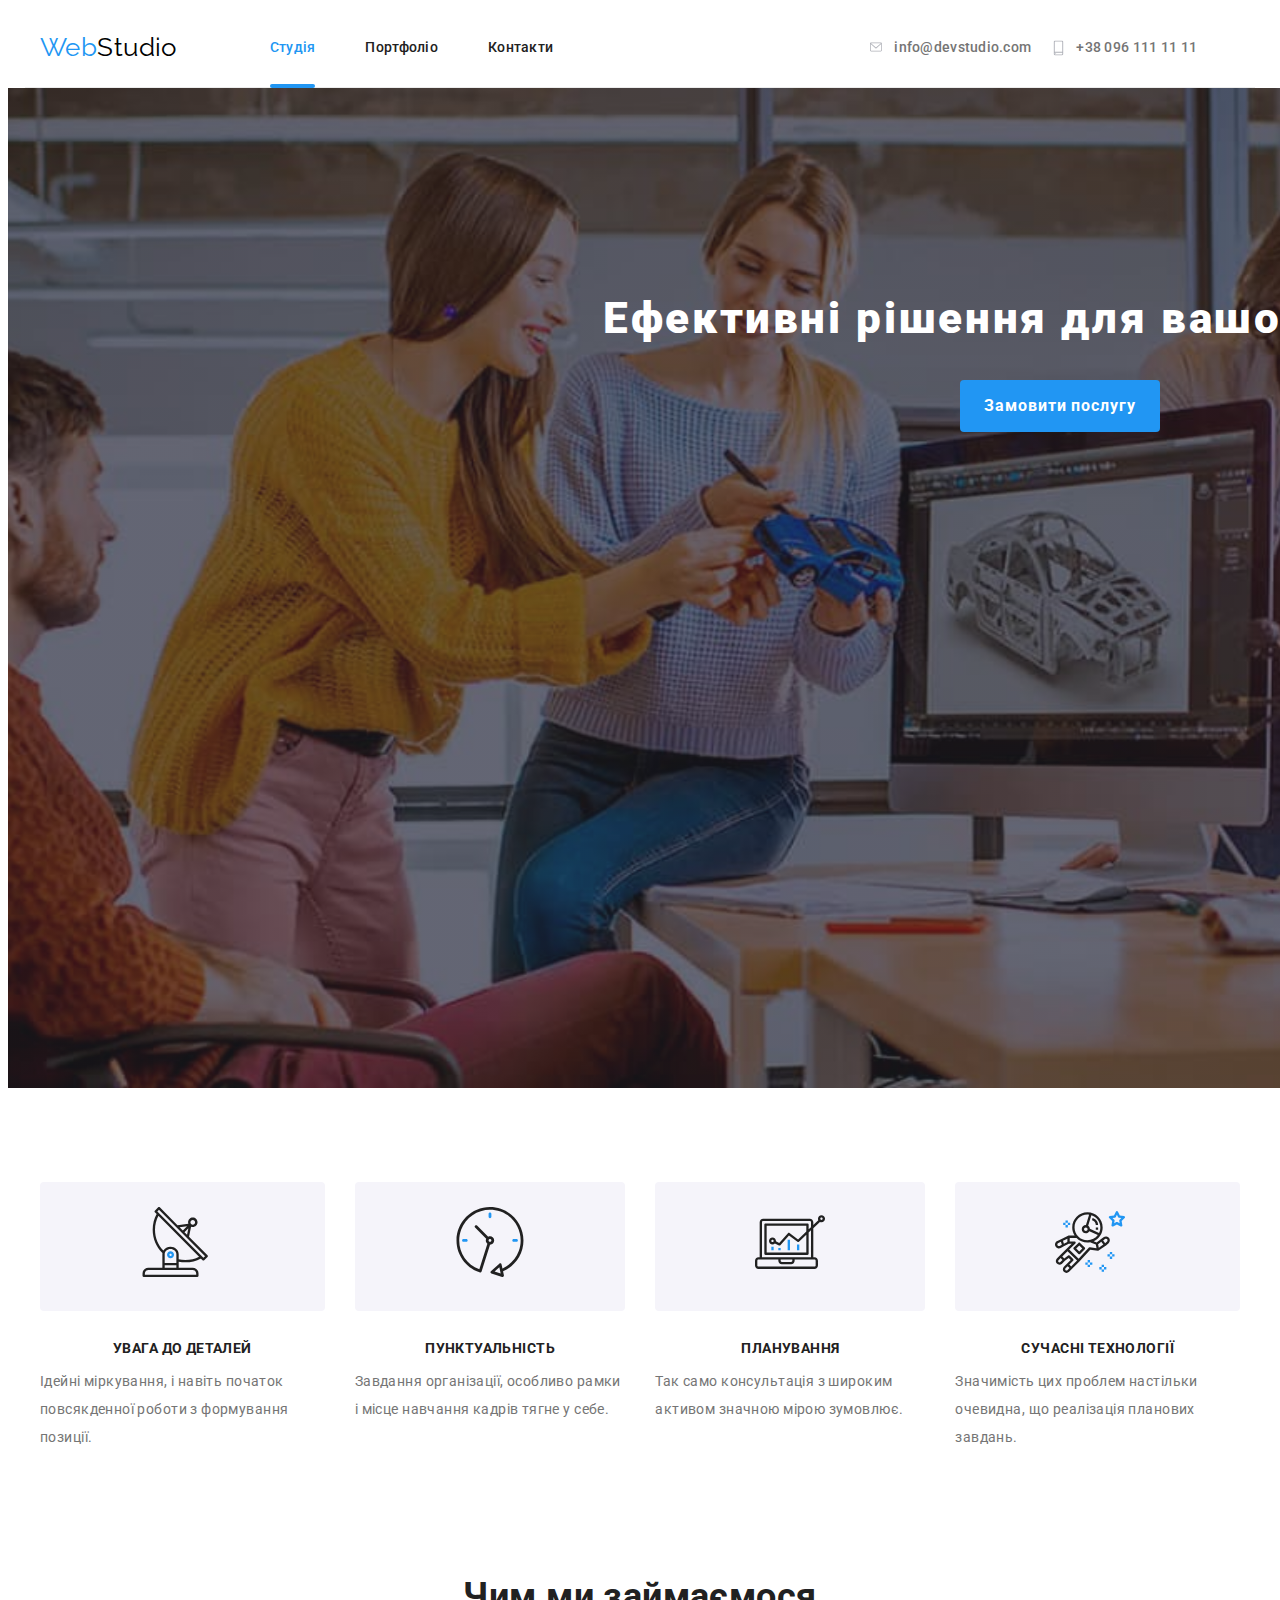
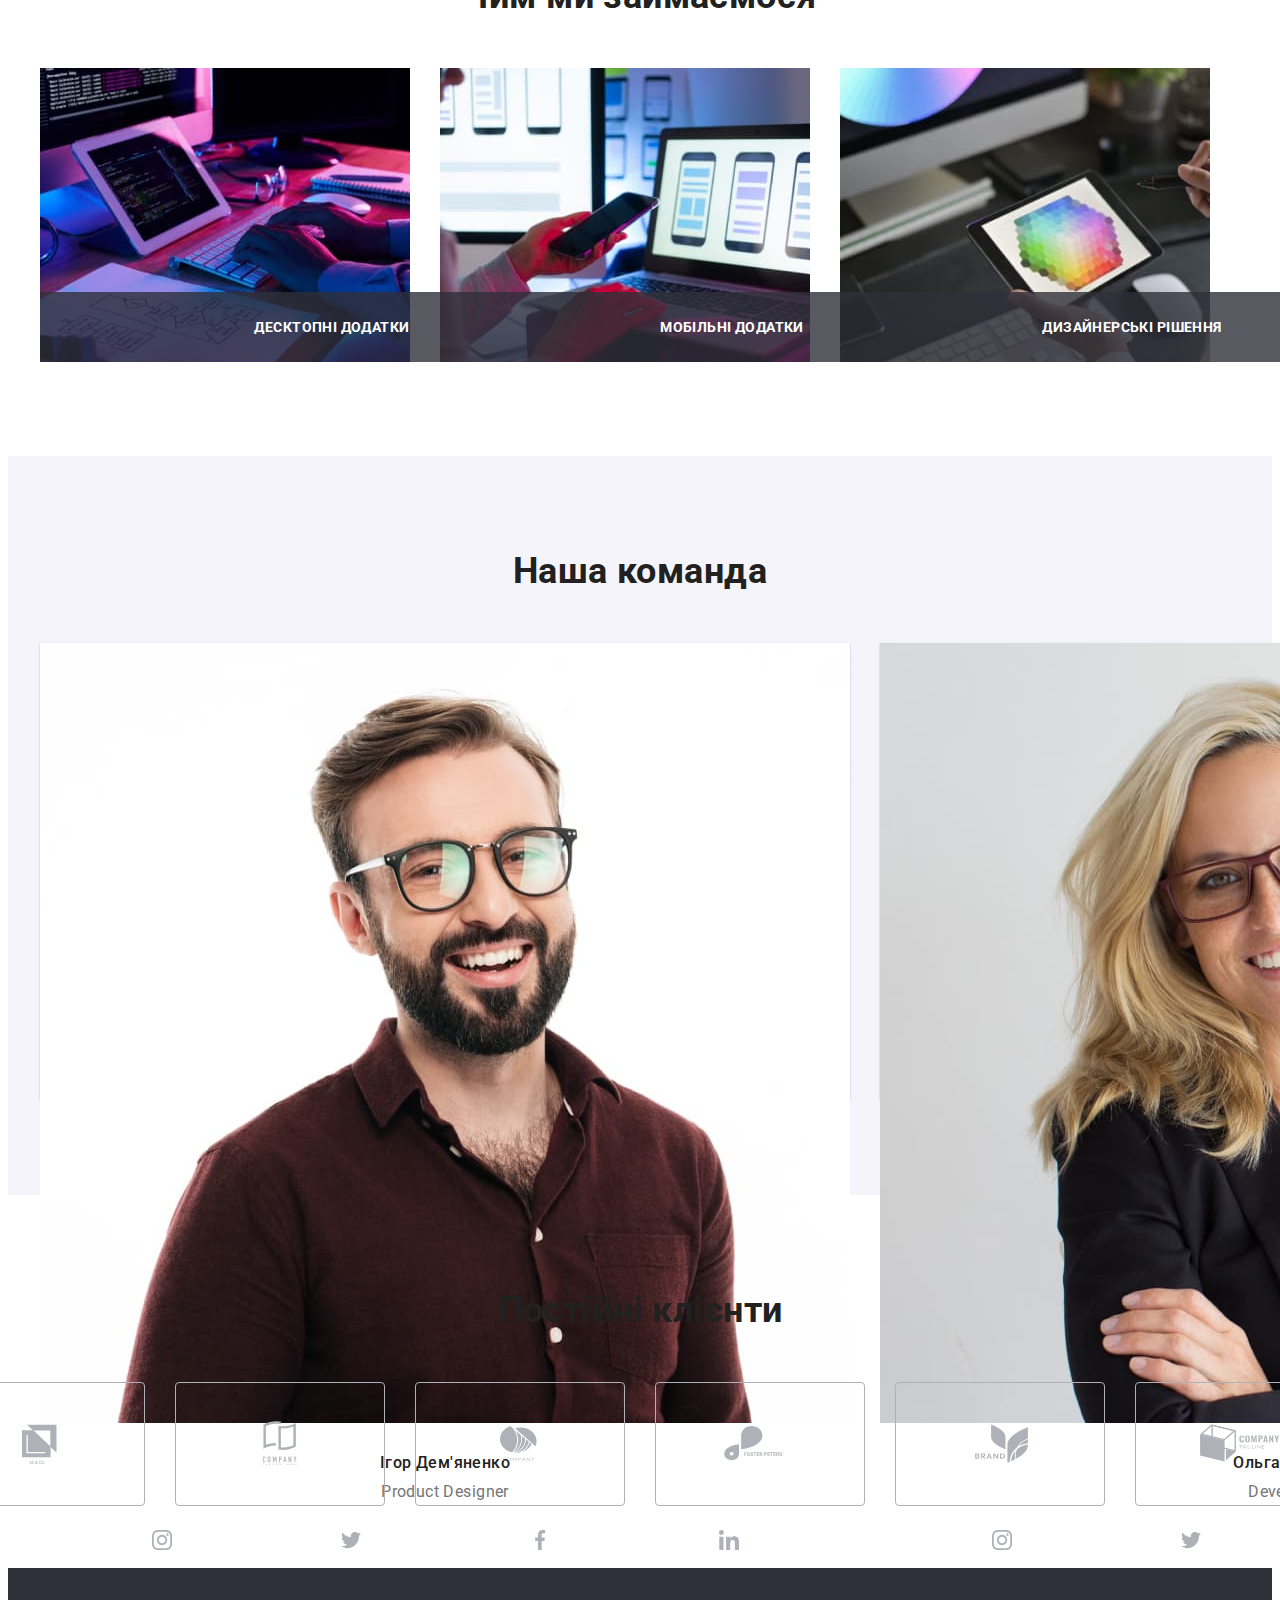
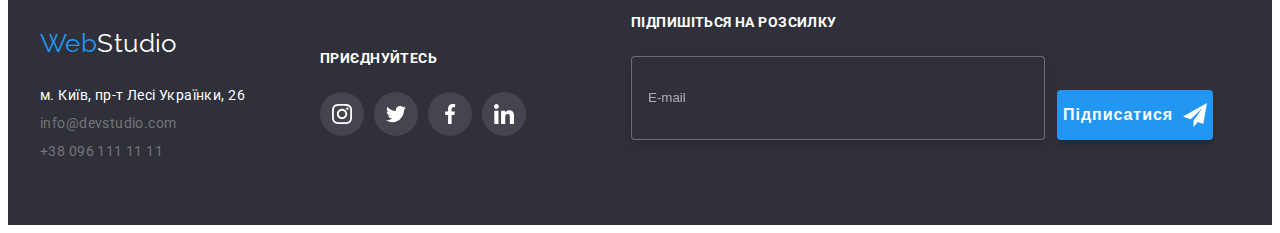
<file: index.html>
<!DOCTYPE html>
<html lang="en">
<head>
    <meta charset="UTF-8">
    <meta http-equiv="X-UA-Compatible" content="IE=edge">
    <meta name="viewport" content="width=device-width, initial-scale=1.0">
     <title>Студія</title>
     <link rel="preconnect" href="https://fonts.googleapis.com">
     <link rel="preconnect" href="https://fonts.gstatic.com" crossorigin>
     <link href="https://fonts.googleapis.com/css2?family=Raleway:wght@700&family=Roboto:wght@400;500;700;900&display=swap" 
     rel="stylesheet">
     <link rel="stylesheet" href="https://cdnjs.cloudflare.com/ajax/libs/modern-normalize/1.1.0/modern-normalize.min.css" integrity="sha512-wpPYUAdjBVSE4KJnH1VR1HeZfpl1ub8YT/NKx4PuQ5NmX2tKuGu6U/JRp5y+Y8XG2tV+wKQpNHVUX03MfMFn9Q==" crossorigin="anonymous" referrerpolicy="no-referrer" />
     <link rel="stylesheet" href="./css/main.min.css">

</head>
<body>
    <header >
      
        <div class="container main-nav">
            <nav class="navigation">
            <a href="" class="logo"> Web<span class="logo-three">Studio</span></a>
            <button type="button" class="mobile-button__open js-open-menu"  aria-expanded="false" aria-controls="mobile-menu">
                <svg
                    class="mobile-icon__open"
                    width="40px"
                    height="40px"
                    viewBox="0 0 100 100" 
                    >
  <use xlink:href="./images/sprite.svg#mobile-menu"></use>
  </svg>

            </button>
            <div class="mobile-menu js-menu-container" id="mobile-menu">
                <ul class="site-nav list">
            <li class="site-nav__item">
                <a href="" class="site-nav__link site-nav__link--current">Студія</a>
            </li>
            <li class="site-nav__item">
                <a href="./portfolio.html" class="site-nav__link">Портфоліо</a>
            </li>
            <li class="site-nav__item">
                <a href="" class="site-nav__link">Контакти</a>
            </li>
         </ul>
       
    <ul class="site-contacte list ">
     <li class="site-contacte__item">
        <a href="mailto:info@devstudio.com" class="site-contacte__link">
            <svg class="site-contacte__icon"
            width="16px"
            height="12px"
            viewBox="0 0 100 100" 
            >
              <use xlink:href="./images/sprite.svg#icon-mail"></use>
              </svg>info@devstudio.com</a>
     </li>
     <li class="site-contacte__item">
        <a href="tel:+380961111111" class="site-contacte__link">
            <svg 
            class="site-contacte__icon"
            width="15px"
            height="16px"
            viewBox="0 0 100 100" 
            >
              <use xlink:href="./images/sprite.svg#icon-smartphone"></use>
              </svg>+38 096 111 11 11 </a>
     </li>
     </ul>
     <ul class="mobile-social">
        <li class="mobile-social__name">Instagram</li>
        <li class="mobile-social__name">Twitter</li>
        <li class="mobile-social__name">Facebook</li>
        <li class="mobile-social__name">LinkedIn</li>
     </ul>
     <button type="button" class="mobile-button__close js-close-menu">
        <svg
                    class="mobile-icon__close"
                    width="40px"
                    height="40px"
                    viewBox="0 0 100 100" 
                    >
  <use xlink:href="./images/sprite.svg#icon-close"></use>
  </svg>
      
     </button>
    </div>
         
     </nav>
   </div>
   
       
       

 <!-- Меню -->
    
     
   </header>
   <main> 
        
    <section class="services">
        <h1 class="services__title">Ефективні рішення для вашого бізнесу</h1>
        <button data-modal-open type="button" class="services__button" >Замовити послугу</button>
    </section>
    <section class="section"> <!-- Качество обслуживания  -->
        <h2 hidden>Якість обслуговування </h2> 
        <!-- потом уберем h2 с помощью CSS.Как я понял , то в каждой секции должен быть заголовок  -->
        <div class="container">
            <ul class="quality list">
            <li class="quality__item ">
                <div class="quality__box">
                    <svg  
                    class="quality__icon"
                    width="70px"
                    height="70px"
                    viewBox="0 0 100 100" 
                    >
                 <use xlink:href="./images/sprite.svg#icon-Group"></use>
                  </svg>
                </div>
                <h3 class="quality__title">УВАГА ДО ДЕТАЛЕЙ</h3>
                <p class="quality__text">Ідейні міркування, і навіть початок повсякденної роботи з формування позиції.</p>
            </li>
            <li class="quality__item ">
                <div class="quality__box">
                    <svg  
                    class="quality__icon"
                    width="70px"
                    height="70px"
                    viewBox="0 0 100 100" 
                    >
                 <use xlink:href="./images/sprite.svg#icon-clock"></use>
                  </svg>
                </div>
                <h3 class="quality__title">ПУНКТУАЛЬНІСТЬ</h3>
                <p class="quality__text">Завдання організації, особливо рамки і місце навчання кадрів тягне у себе.</p>
            </li>
            <li class="quality__item ">
                <div class="quality__box">
                    <svg  
                    class="quality__icon"
                    width="70px"
                    height="70px"
                    viewBox="0 0 100 100" 
                    >
                 <use xlink:href="./images/sprite.svg#icon-diagram"></use>
                  </svg>
                </div>
                <h3 class="quality__title">ПЛАНУВАННЯ</h3>
                <p class="quality__text">Так само консультація з широким активом значною мірою зумовлює.</p>
            </li>
            <li class="quality__item ">
                <div class="quality__box">
                    <svg  
                    class="quality__icon"
                    width="70px"
                    height="70px"
                    viewBox="0 0 100 100" 
                    >
                 <use xlink:href="./images/sprite.svg#icon-astronaut"></use>
                  </svg>
                </div>
                <h3 class="quality__title">СУЧАСНІ ТЕХНОЛОГІЇ</h3>
                <p class="quality__text">Значимість цих проблем настільки очевидна, що реалізація планових завдань.</p>
            </li>
        </ul>
    </div>
        
    </section>
    <section class="section section-working"> 
        <!-- Про работу компании  -->
        
        <h2 class="section__title">Чим ми займаємося</h2>
        <div class="container ">
            <ul class="working list">
            <li class="working__item">
                <img
                srcset="./images/desktop.jpg 370w,
                       ./images/desktop@2x.jpg 740w"
                       
                 src="./images/desktop.jpg" alt="working on computer" sizes="370px" >
                <div class="working__name">ДЕСКТОПНІ ДОДАТКИ</div>
            </li>
            <li class="working__item">
                <img 
                srcset="./images/mobile.jpg 370w,
                       ./images/mobile@2x.jpg 740w " 
                src="./images/mobile.jpg" alt="working by telephone" sizes="370px">
                <div class="working__name">МОБІЛЬНІ ДОДАТКИ</div>
            </li>
            <li class="working__item">
                <img 
                srcset="./images/design.jpg 370w,
                       ./images/design@2x.jpg 740w"
                src="./images/design.jpg" alt="working on tablets " sizes="370px">
                <div class="working__name">ДИЗАЙНЕРСЬКІ РІШЕННЯ</div>
            </li>
        </ul>
    </div>
        
    </section>
    <section class="section section__bg"> <!-- Наша команда -->
       <div class=" container  ">
        <h2 class="section__title">Наша команда</h2>
        <ul class="team list">
            <li class="team__item">
                
                    <img 
                    srcset="
                    ./images/team/igor-270.jpg     270w,
                    ./images/team/igor-354.jpg     345w,
                    ./images/team/igor-450.jpg     450w,
                    ./images/team/igor-270@2x.jpg  540w, 
                    ./images/team/igor-354@2x.jpg  708w,
                    ./images/team/igor-450@2x.jpg  900w" 
                    
                    src="./images/team/igor-450.jpg" 
                    alt="man"
                    sizes="(min-width:1200px) 270px ,(min-width:768px) 354px, (min-width:480px) 450px"
                     />
                     <h3 class="team__title">Ігор Дем'яненко </h3>
                      <p class="team__position">Product Designer</p>
                      <ul class="social">
                        <li class="social__item">
                            <a href="" class="social__link">
                            <svg 
                            class="social__icon"
                        
                            viewBox="0 0 100 100" 
                            width="20px"
                            
                            >
                             <use xlink:href="./images/sprite.svg#icon-instagram"></use>
                              </svg>
                            </a>
                        </li>
                         <li class="social__item">
                            <a href="" class="social__link">
                                <svg 
                                class="social__icon"
                                viewBox="0 0 100 100" 
                                width="20"
                                >
                             <use xlink:href="./images/sprite.svg#icon-twitter">

                             </use>
                              </svg>
                            </a>
                        </li>
                         <li class="social__item">
                            <a href="" class="social__link">
                                <svg 
                                class="social__icon"
                                viewBox="0 0 100 100" 
                                width="20"
                                >
                             <use xlink:href="./images/sprite.svg#icon-facebook">

                             </use>
                              </svg>
                            </a>
                        </li>
                         <li class="social__item">
                            <a href="" class="social__link">
                                <svg
                                class="social__icon" 
                                viewBox="0 0 100 100"
                                width="20" 
                                >
                             <use xlink:href="./images/sprite.svg#icon-linkedin">

                             </use>
                              </svg>
                            </a>
                        </li>
                      </ul> 
                
            </li>
            <li class="team__item">
                
                    <img 
                    srcset="
                    ./images/team/olga270.jpg     270w,
                    ./images/team/olga354.jpg     345w,
                    ./images/team/olga450.jpg    450w,
                    ./images/team/olga270@2x.jpg  540w, 
                    ./images/team/olga354@2x.jpg  708w,
                    ./images/team/olga450@2x.jpg  900w " 
                    
                     
                    
                    sizes="(min-width:1200px) 270px ,(min-width:768px) 354px, (min-width:480px) 450px"
                    
                    src="./images/team/olga450.jpg" 
                    alt="woman"/>
                     <h3 class="team__title">Ольга Рєпіна</h3> 
                        <p class="team__position">Developer</p>
                        <ul class="social">
                        <li class="social__item">
                            <a href="" class="social__link">
                            <svg 
                            class="social__icon"
                            viewBox="0 0 100 100" 
                            width="20"
                            >
                             <use xlink:href="./images/sprite.svg#icon-instagram"></use>
                              </svg>
                            </a>
                        </li>
                         <li class="social__item">
                            <a href="" class="social__link">
                                <svg 
                                class="social__icon"
                                viewBox="0 0 100 100" 
                                width="20"
                                >
                             <use xlink:href="./images/sprite.svg#icon-twitter">

                             </use>
                              </svg>
                            </a>
                        </li>
                         <li class="social__item">
                            <a href="" class="social__link">
                                <svg 
                                class="social__icon"
                                viewBox="0 0 100 100" 
                                width="20"
                                >
                             <use xlink:href="./images/sprite.svg#icon-facebook">

                             </use>
                              </svg>
                            </a>
                        </li>
                         <li class="social__item">
                            <a href="" class="social__link">
                                <svg
                                class="social__icon" 
                                viewBox="0 0 100 100"
                                width="20" 
                                >
                             <use xlink:href="./images/sprite.svg#icon-linkedin">

                             </use>
                              </svg>
                            </a>
                        </li>
                      </ul>  
                
    
            </li>
            <li class="team__item">
               
                   <img 
                   srcset="
                    ./images/team/mukola270.jpg     270w,
                    ./images/team/mukola354.jpg     345w,
                    ./images/team/mukola450.jpg    450w,
                    ./images/team/mukola270@2x.jpg  540w, 
                    ./images/team/mukola354@2x.jpg  708w,
                    ./images/team/mukola450@2x.jpg  900w" 
                    
                     
                    
                sizes="(min-width:1200px) 270px ,(min-width:768px) 354px, (min-width:480px) 450px"
                   
                   src="./images/team/mukola450.jpg" 
                   alt="man" />
                       <h3 class="team__title">Микола Тарасов</h3>
                        <p class="team__position">Marketing</p>
                        <ul class="social">
                        <li class="social__item">
                            <a href="" class="social__link">
                            <svg
                            class="social__icon" 
                            viewBox="0 0 100 100" 
                            width="20"
                            >
                             <use xlink:href="./images/sprite.svg#icon-instagram"></use>
                              </svg>
                            </a>
                        </li>
                         <li class="social__item">
                            <a href="" class="social__link">
                                <svg 
                                class="social__icon"
                                viewBox="0 0 100 100" 
                                width="20"
                                >
                             <use xlink:href="./images/sprite.svg#icon-twitter">

                             </use>
                              </svg>
                            </a>
                        </li>
                         <li class="social__item">
                            <a href="" class="social__link">
                                <svg 
                                class="social__icon"
                                viewBox="0 0 100 100" 
                                width="20"
                                >
                             <use xlink:href="./images/sprite.svg#icon-facebook">

                             </use>
                              </svg>
                            </a>
                        </li>
                         <li class="social__item">
                            <a href="" class="social__link">
                                <svg
                                class="social__icon" 
                                viewBox="0 0 100 100"
                                width="20" 
                                >
                             <use xlink:href="./images/sprite.svg#icon-linkedin">

                             </use>
                              </svg>
                            </a>
                        </li>
                      </ul> 
               
            </li>
            <li class="team__item">
                
                    <img 
                    srcset="
                    ./images/team/muhaylo270.jpg     270w,
                    ./images/team/muhaylo354.jpg     345w,
                    ./images/team/muhaylo450.jpg    450w,
                    ./images/team/muhaylo270@2x.jpg  540w, 
                    ./images/team/muhaylo354@2x.jpg  708w,
                    ./images/team/muhaylo450@2x.jpg  900w
                    " 
                    
                  
                    sizes="(min-width:1200px) 270px,(min-width:768px) 354px, (min-width:480px) 450px"
                    
                    src="./images/team/muhaylo450.jpg" alt="man"
                    />
                      <h3 class="team__title">Михайло Єрмаков</h3>
                        <p class="team__position">UI Designer</p>
                        <ul class="social">
                        <li class="social__item">
                            <a href="" class="social__link">
                            <svg
                            class="social__icon" 
                            viewBox="0 0 100 100" 
                            width="20"
                            >
                             <use xlink:href="./images/sprite.svg#icon-instagram"></use>
                              </svg>
                            </a>
                        </li>
                         <li class="social__item">
                            <a href="" class="social__link">
                                <svg
                                class="social__icon" 
                                viewBox="0 0 100 100" 
                                width="20"
                                >
                             <use xlink:href="./images/sprite.svg#icon-twitter">

                             </use>
                              </svg>
                            </a>
                        </li>
                         <li class="social__item">
                            <a href="" class="social__link">
                                <svg 
                                class="social__icon"
                                viewBox="0 0 100 100" 
                                width="20"
                                >
                             <use xlink:href="./images/sprite.svg#icon-facebook">

                             </use>
                              </svg>
                            </a>
                        </li>
                         <li class="social__item">
                            <a href="" class="social__link">
                                <svg
                                class="social__icon" 
                                viewBox="0 0 100 100"
                                width="20" 
                                >
                             <use xlink:href="./images/sprite.svg#icon-linkedin">

                             </use>
                              </svg>
                            </a>
                        </li>
                      </ul> 
                
            </li>
        </ul>
    </div>
        
    
    </section>
     <!-- Клиенты  -->
    <section class="section">
        <div class="container ">
            <h2 class="section__title">
        Постійні клієнти </h2>
        <ul class="client">
            <li class="client__item">
                <a href="" class="client__link"><svg
                    class="client__icon" 
                    width="200px"
                    height="90px"
                    viewBox="0 0 100 100" 
                    >
  <use xlink:href="./images/sprite.svg#icon-company1"></use>
</svg></a>
            </li>
            <li class="client__item">
                <a href="" class="client__link"><svg
                    class="client__icon"
                    width="200px"
                    height="90px"
                     viewBox="0 0 100 100" 
                     >
  <use xlink:href="./images/sprite.svg#icon-company2"></use>
</svg></a>
            </li>
            <li class="client__item">
                <a href="" class="client__link"><svg
                    class="client__icon" 
                    width="200px"
                    height="90px"
                    viewBox="0 0 100 100" 
                    >
  <use xlink:href="./images/sprite.svg#icon-company3"></use>
</svg></a>
            </li>
            <li class="client__item">
                <a href="" class="client__link"><svg
                    class="client__icon"
                    width="200px"
                    height="90px" 
                    viewBox="0 0 100 100" 
                    >
  <use xlink:href="./images/sprite.svg#icon-company4"></use>
</svg></a>
            </li>
            <li class="client__item">
                <a href="" class="client__link"><svg
                    class="client__icon" 
                    width="200px"
                    height="90px" 
                    viewBox="0 0 100 100"
                     >
  <use xlink:href="./images/sprite.svg#icon-company5"></use>
</svg></a>
            </li>
            <li class="client__item">
                <a href="" class="client__link"><svg
                    class="client__icon"
                    width="200px"
                    height="90px" 
                    viewBox="0 0 100 100" 
                    >
  <use xlink:href="./images/sprite.svg#icon-company6"></use>
</svg>
</a>
            </li>
        </ul>
    </div>
      



    </section>

   </main>
   <footer class="  footer">
     <!-- Футер -->
     <div class=" container box">
        <div class="box-1">
        
        <a href="" class="logo">Web<span class="logo-two">Studio</span> </a>
    <address>
        м. Київ, пр-т Лесі Українки, 26 <br>
        <a href="mailto:info@devstudio.com" class="footer__link">info@devstudio.com</a><br>
        <a href="tel=:+380961111111" class="footer__link">+38 096 111 11 11</a>
    
    </address>
    </div>
 <div class="box-2">
    <strong>
    ПРИЄДНУЙТЕСЬ
    </strong>
    <ul class="footer-social">
        <li class="footer-social__item">
            <a href="" class="footer-social__link">
                            <svg
                            class="footer-social__icon" 
                            viewBox="0 0 100 100" 
                            width="20"
                            >
                             <use xlink:href="./images/sprite.svg#icon-instagram"></use>
                              </svg>
                            </a>
         </li>
        <li class="footer-social__item">
            <a href="" class="footer-social__link">
                                <svg
                                class="footer-social__icon" 
                                viewBox="0 0 100 100" 
                                width="20"
                                >
                             <use xlink:href="./images/sprite.svg#icon-twitter">

                             </use>
                              </svg>
                            </a>
            </li>
        <li class="footer-social__item">
            <a href="" class="footer-social__link">
                                <svg 
                                class="footer-social__icon"
                                viewBox="0 0 100 100" 
                                width="20"
                                >
                             <use xlink:href="./images/sprite.svg#icon-facebook">

                             </use>
                              </svg>
                            </a>
            </li>
        <li class="footer-social__item"> 
            <a href="" class="footer-social__link">
                                <svg
                                class="footer-social__icon" 
                                viewBox="0 0 100 100"
                                width="20" 
                                >
                             <use xlink:href="./images/sprite.svg#icon-linkedin">

                             </use>
                              </svg>
                            </a>
            </li>
    </ul>
   </div>
   <div class="box-3">
    <label class="sign">
        <strong class="sign__title" >ПІДПИШІТЬСЯ НА РОЗСИЛКУ</strong>
    <input class="sign__up" type="email" name="mail" placeholder="E-mail">
    </label>
     
    
    <button class="sign__btn" type="submit">Підписатися 
        <svg
                    class="sign__icon"
                    width="24px"
                    height="24px"
                    viewBox="0 0 100 100" 
                    >
  <use xlink:href="./images/sprite.svg#icon-send"></use>
  </svg>
</button>
   </div>
</div>
     

    

   </footer>
  
   <div data-modal class="backdrop is-hidden" >
    <div class="modal">
        <button class="modal__btn" data-modal-close type="button"><svg
                    class="modal__icon"
                    width="18px"
                    height="18px"
                    viewBox="0 0 100 100" 
                    >
  <use xlink:href="./images/sprite.svg#icon-close"></use>
  </svg>
</button>

<h2 class="modal__title">Залиште свої дані, ми вам передзвонимо</h2>
 <form class="form">
    <label  class="form__field">
        Ім'я
        
        <input class="form__input"  type="text" name="name" >
        <svg
                    class="form__icon"
                    width="18px"
                    height="18px"
                    viewBox="0 0 100 100" 
                    >
  <use xlink:href="./images/sprite.svg#icon-person"></use>
  </svg>
    </label>
    <label class="form__field" >
        Телефон
      
        <input class="form__input"  type="tel" name="tel">
          <svg
                    class="form__icon"
                    width="18px"
                    height="18px"
                    viewBox="0 0 100 100" 
                    >
  <use xlink:href="./images/sprite.svg#icon-phone"></use>
  </svg>
    </label>
    <label class="form__field">
        Пошта
        
        <input class="form__input"  type="email" name="mail" >
        <svg
                    class="form__icon"
                    width="18px"
                    height="18px"
                    viewBox="0 0 100 100" 
                    >
  <use xlink:href="./images/sprite.svg#icon-email"></use>
  </svg>
    </label>
    <label class="form__field">
        Коментар
        <textarea  class="form__area" name="coment"  rows="8"  placeholder="Введіть текст"></textarea>
    </label>
   




 </form>
 
 
    <!-- <label class="chekbox-lable">
   
    <input class="checkbox" type="checkbox" name="checkbox" >
     <div class="vector" >
        <svg
                    class="check"
                    width="12px"
                    viewBox="0 0 100 100" 
                    >
  <use xlink:href="./images/icon-vector"></use>
  </svg>
    </div>
    Погоджуюся з розсилкою та приймаю <a href="" class="check-text"> Умови договору </a> 
     </label> -->

   <label class="chekbox"> 

        <input  class="chekbox__input" type="checkbox" name="check">
        <span class="chekbox__vector">
    <svg
                    class="chekbox__icon"
                    width="12px"
                    height="10px"
                    viewBox="0 0 100 100" 
                    >
  <use xlink:href="./images/sprite.svg#icon-vector"></use>
  </svg>
    </span>
        Погоджуюся з розсилкою та приймаю<a href="" class="chekbox__text"> Умови договору </a> 
        </label> 

   
    
 
  
  <button  class="form__btn" type="submit">Відправити</button>


    </div>

 </div>
 <script src="./js/modal.js"></script>
 <script src="./js/mobile-menu.js"></script>
</body>
</html>
</file>
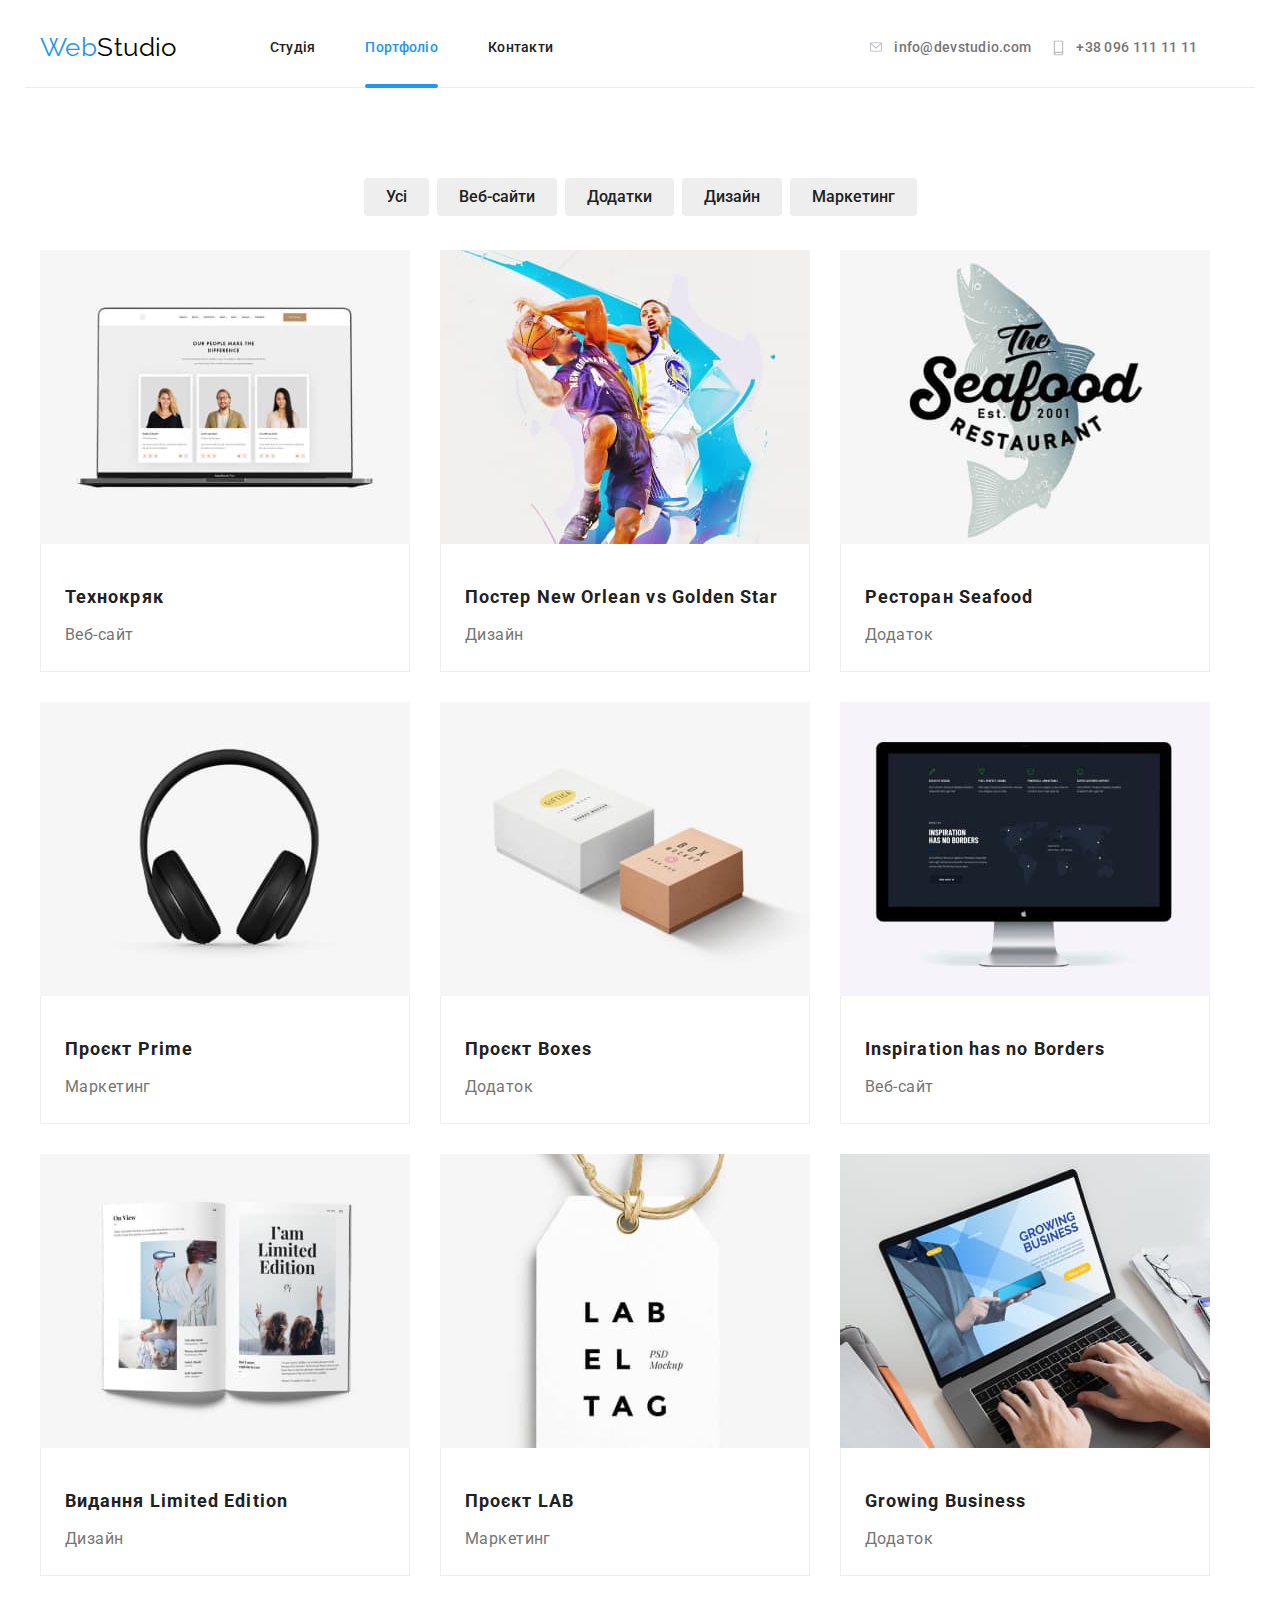
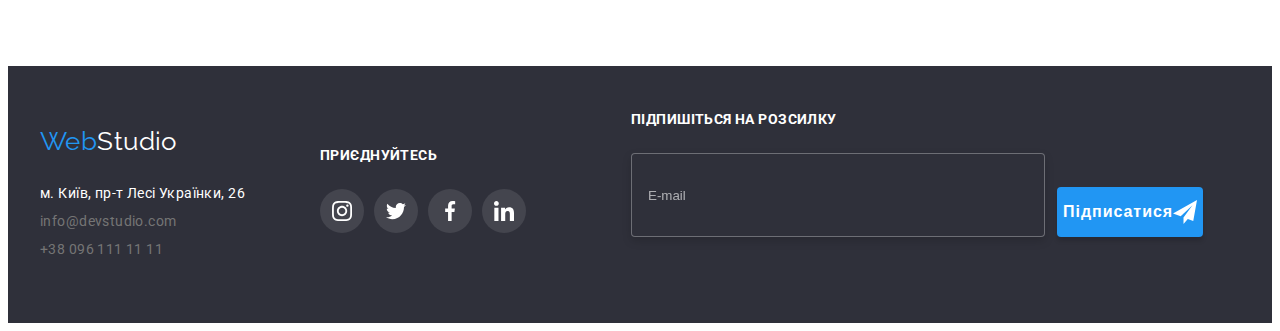
<file: portfolio.html>
<!DOCTYPE html>
<html lang="en">
<head>
    <meta charset="UTF-8">
    <meta http-equiv="X-UA-Compatible" content="IE=edge">
    <meta name="viewport" content="width=device-width, initial-scale=1.0">
    <title>Портфоліо</title>
     <link rel="preconnect" href="https://fonts.googleapis.com">
     <link rel="preconnect" href="https://fonts.gstatic.com" crossorigin>
     <link href="https://fonts.googleapis.com/css2?family=Raleway:wght@700&family=Roboto:wght@400;500;700;900&display=swap" 
     rel="stylesheet">
     <link rel="stylesheet" href="https://cdnjs.cloudflare.com/ajax/libs/modern-normalize/1.1.0/modern-normalize.min.css" integrity="sha512-wpPYUAdjBVSE4KJnH1VR1HeZfpl1ub8YT/NKx4PuQ5NmX2tKuGu6U/JRp5y+Y8XG2tV+wKQpNHVUX03MfMFn9Q==" crossorigin="anonymous" referrerpolicy="no-referrer" />
      <link rel="stylesheet" href="./css/main.min.css">
</head>
<body>
         <header >
      
        <div class="container main-nav">
            <nav class="navigation">
            <a href="" class="logo"> Web<span class="logo-three">Studio</span></a>
            <button type="button" class="mobile-button__open js-open-menu"  aria-expanded="false" aria-controls="mobile-menu">
                <svg
                    class="mobile-icon__open"
                    width="40px"
                    height="40px"
                    viewBox="0 0 100 100" 
                    >
  <use xlink:href="./images/sprite.svg#mobile-menu"></use>
  </svg>

            </button>
            <div class="mobile-menu js-menu-container" id="mobile-menu">
                <ul class="site-nav list">
            <li class="site-nav__item">
                <a href="./index.html" class="site-nav__link ">Студія</a>
            </li>
            <li class="site-nav__item">
                <a href="./portfolio.html" class="site-nav__link site-nav__link--current">Портфоліо</a>
            </li>
            <li class="site-nav__item">
                <a href="" class="site-nav__link">Контакти</a>
            </li>
         </ul>
       
    <ul class="site-contacte list ">
     <li class="site-contacte__item">
        <a href="mailto:info@devstudio.com" class="site-contacte__link">
            <svg class="site-contacte__icon"
            width="16px"
            height="12px"
            viewBox="0 0 100 100" 
            >
              <use xlink:href="./images/sprite.svg#icon-mail"></use>
              </svg>info@devstudio.com</a>
     </li>
     <li class="site-contacte__item">
        <a href="tel:+380961111111" class="site-contacte__link">
            <svg 
            class="site-contacte__icon"
            width="15px"
            height="16px"
            viewBox="0 0 100 100" 
            >
              <use xlink:href="./images/sprite.svg#icon-smartphone"></use>
              </svg>+38 096 111 11 11 </a>
     </li>
     </ul>
     <ul class="mobile-social">
        <li class="mobile-social__name">Instagram</li>
        <li class="mobile-social__name">Twitter</li>
        <li class="mobile-social__name">Facebook</li>
        <li class="mobile-social__name">LinkedIn</li>
     </ul>
     <button type="button" class="mobile-button__close js-close-menu">
        <svg
                    class="mobile-icon__close"
                    width="40px"
                    height="40px"
                    viewBox="0 0 100 100" 
                    >
  <use xlink:href="./images/sprite.svg#icon-close"></use>
  </svg>
      
     </button>
    </div>
         
     </nav>
   </div>
   
       
       

 <!-- Меню -->
    
     
   </header>
   <main> 
    <!-- Фильтр -->
    <section class="filtr-space">
        <!-- <div class="container">  -->
            <h1 hidden>Portfolio</h1>
   <div class=" container filtr">
    <button type="button" class="filtr__button ">Усі</button>
      <button type="button" class="filtr__button ">Веб-сайти</button>
        <button type="button" class="filtr__button ">Додатки</button>
          <button type="button" class="filtr__button ">Дизайн</button>
           <button type="button" class="filtr__button ">Маркетинг</button>
           
        
        
</div>
<!-- </div> -->
   

          

<!-- Портфолио -->
<div class="container"> 
    <ul class="portfolio list">
        <li class="portfolio__item">
            <a href="" class="portfolio__link">
                <div class="portfolio__photo">
                    <img src="images/img7.jpg" alt="notebook" width="370">
                    <p class="portfolio__overlay">
                
             Ресурс пропонує комплексні пропозиції з різним рівнем функціоналу та сервісів. Все це дозволить відвідувачу отримати вичерпні відомості про компанію чи приватну особу
            </p>
                </div>
                
            <div class="portfolio__description">
                <h2 class="portfolio__title">Технокряк</h2>
            <p class="potfolio__text">Веб-сайт</p>
        </div>
    </a>
            
            
        </li>
        <li class=" portfolio__item">
            <a href="" class="portfolio__link">
                <div class="portfolio__photo">
                    <img src="images/img8.jpg" alt="play basketball" width="370">
                <p class="portfolio__overlay">
                
             Ресурс пропонує комплексні пропозиції з різним рівнем функціоналу та сервісів. Все це дозволить відвідувачу отримати вичерпні відомості про компанію чи приватну особу
            </p>
        </div>
                
            <div class="portfolio__description">
                <h2 class="portfolio__title">Постер New Orlean vs Golden Star</h2>
            <p class="potfolio__text">Дизайн</p>
        </div>
    </a> 
            
            
        </li>
        <li class="portfolio__item">
            <a href="" class="portfolio__link">
                <div class="portfolio__photo"> 
                    <img src="images/img9.jpg" alt="Seafood" width="370">
                <p class="portfolio__overlay">
                
             Ресурс пропонує комплексні пропозиції з різним рівнем функціоналу та сервісів. Все це дозволить відвідувачу отримати вичерпні відомості про компанію чи приватну особу
            </p>
        </div>
               
            <div class="portfolio__description">
                <h2 class="portfolio__title">Ресторан Seafood</h2>
            <p class="potfolio__text">Додаток</p>
        </div></a>
            
            
        </li>
        <li class="portfolio__item">
            <a href="" class="portfolio__link">
                <div class="portfolio__photo">
                    <img src="images/img10.jpg" alt="headphones" width="370">
                <p class="portfolio__overlay">
                
             Ресурс пропонує комплексні пропозиції з різним рівнем функціоналу та сервісів. Все це дозволить відвідувачу отримати вичерпні відомості про компанію чи приватну особу
            </p>
        </div>
                
            <div class="portfolio__description">
                <h2 class="portfolio__title">Проєкт Prime</h2>
            <p class="potfolio__text">Маркетинг</p>
        </div>
    </a>
            
            
        </li>
        <li class="portfolio__item">
            <a href="" class="portfolio__link">
                <div class="portfolio__photo">
                    <img src="images/img11.jpg" alt="Boxes" width="370">
                <p class="portfolio__overlay">
                
             Ресурс пропонує комплексні пропозиції з різним рівнем функціоналу та сервісів. Все це дозволить відвідувачу отримати вичерпні відомості про компанію чи приватну особу
            </p>
        </div>
                
            <div class="portfolio__description">
                <h2 class="portfolio__title">Проєкт Boxes</h2>
            <p class="potfolio__text">Додаток</p>
        </div></a>
            
            
        </li>
        <li class="portfolio__item">
            <a href="" class="portfolio__link">
                <div class="portfolio__photo">
                    <img src="images/img12.jpg" alt="monitor" width="370">
                 <p class="portfolio__overlay">
                
             Ресурс пропонує комплексні пропозиції з різним рівнем функціоналу та сервісів. Все це дозволить відвідувачу отримати вичерпні відомості про компанію чи приватну особу
            </p>
        </div>
                
            <div class="portfolio__description">
                <h2 class="portfolio__title">Inspiration has no Borders</h2>
            <p class="potfolio__text">Веб-сайт</p>
        </div></a>
            
            
        </li>
        <li class="portfolio__item">
            <a href="" class="portfolio__link">
                <div class="portfolio__photo">
                    <img src="images/img13.jpg" alt="book" width="370">
                <p class="portfolio__overlay">
                
             Ресурс пропонує комплексні пропозиції з різним рівнем функціоналу та сервісів. Все це дозволить відвідувачу отримати вичерпні відомості про компанію чи приватну особу
            </p>
        </div>
                
            <div class="portfolio__description">
                <h2 class="portfolio__title">Видання Limited Edition</h2>
            <p class="potfolio__text">Дизайн</p>
        </div></a>
            
            
        </li>
        <li class="portfolio__item">
            <a href="" class="portfolio__link">
                <div class="portfolio__photo">
                    <img src="images/img14.jpg" alt="LAB" width="370">
                <p class="portfolio__overlay">
                
             Ресурс пропонує комплексні пропозиції з різним рівнем функціоналу та сервісів. Все це дозволить відвідувачу отримати вичерпні відомості про компанію чи приватну особу
            </p>
        </div>
                
            <div class="portfolio__description">
                <h2 class="portfolio__title">Проєкт LAB</h2>
            <p class="potfolio__text">Маркетинг</p>
        </div></a>
            
            
        </li>
        <li class="portfolio__item">
            <a href="" class="portfolio__link">
                <div class="portfolio__photo">
                    <img src="images/img15.jpg" alt="typing on computer" width="370">
                 <p class="portfolio__overlay">
                
             Ресурс пропонує комплексні пропозиції з різним рівнем функціоналу та сервісів. Все це дозволить відвідувачу отримати вичерпні відомості про компанію чи приватну особу
            </p>
        </div>
                
            <div class="portfolio__description">
                <h2 class="portfolio__title">Growing Business</h2>
            <p class="potfolio__text">Додаток</p>
        </div></a>
            
            
        </li>
        
    </ul>
</div>
   
</section>
</main>
   


   
 <footer class="footer">
     <!-- Футер -->
     <div class="container box">
        <div class="box-1">
        
        <a href="" class="logo">Web<span class="logo-two">Studio</span> </a>
    <address>
        м. Київ, пр-т Лесі Українки, 26 <br>
        <a href="mailto:info@devstudio.com" class="footer__link">info@devstudio.com</a><br>
        <a href="tel=:+380961111111" class="footer__link">+38 096 111 11 11</a>
    
    </address>
    </div>
 <div class="box-2">
    <strong>
    ПРИЄДНУЙТЕСЬ
    </strong>
    <ul class="footer-social">
        <li class="footer-social__item">
            <a href="" class="footer-social__link">
                            <svg
                            class="footer-social__icon" 
                            viewBox="0 0 100 100" 
                            width="20"
                            >
                             <use xlink:href="./images/sprite.svg#icon-instagram"></use>
                              </svg>
                            </a>
         </li>
        <li class="footer-social__item">
            <a href="" class="footer-social__link">
                                <svg
                                class="footer-social__icon" 
                                viewBox="0 0 100 100" 
                                width="20"
                                >
                             <use xlink:href="./images/sprite.svg#icon-twitter">

                             </use>
                              </svg>
                            </a>
            </li>
        <li class="footer-social__item">
            <a href="" class="footer-social__link">
                                <svg 
                                class="footer-social__icon"
                                viewBox="0 0 100 100" 
                                width="20"
                                >
                             <use xlink:href="./images/sprite.svg#icon-facebook">

                             </use>
                              </svg>
                            </a>
            </li>
        <li class="footer-social__item"> 
            <a href="" class="footer-social__link">
                                <svg
                                class="footer-social__icon" 
                                viewBox="0 0 100 100"
                                width="20" 
                                >
                             <use xlink:href="./images/sprite.svg#icon-linkedin">

                             </use>
                              </svg>
                            </a>
            </li>
    </ul>
   </div>
   <div class="box-3">
    <label class="sign">
        <strong class="sign__title" >ПІДПИШІТЬСЯ НА РОЗСИЛКУ</strong>
    <input class="sign__up" type="email" name="mail" placeholder="E-mail">
    </label>
     
    
    <button class="sign__btn" type="submit">Підписатися 
        <svg
                    class="sig__icon"
                    width="24px"
                    height="24px"
                    viewBox="0 0 100 100" 
                    >
  <use xlink:href="./images/sprite.svg#icon-send"></use>
  </svg>
</button>
   </div>
</div>
     

    

   </footer>
    <script src="./js/mobile-menu.js"></script>
</body>
</html>
</file>
<file: css/main.min.css>
:root{--primary-text-color:#757575;--title-text-color:#212121;--nav-text-color:#212121;--accent-text-color:#2196F3;--white-color:#FFFFFF;--timing-fuction:cubic-bezier(0.4, 0, 0.2, 1)}.section{margin-left:auto;margin-right:auto;padding-top:60px;padding-bottom:60px}@media screen and (min-width: 1200px){.section{padding-top:94px;padding-bottom:94px}}@media screen and (min-width: 1600px){.section{padding:94px 215px}}.container{width:480px;padding-left:15px;padding-right:15px;margin-left:auto;margin-right:auto}@media screen and (min-width: 768px){.container{width:768px}}@media screen and (min-width: 1200px){.container{width:1200px}}body{background:#fff;color:var(--primary-text-color);font-family:"Roboto",sans-serif;letter-spacing:.03em;font-size:14px;line-height:2}img{display:block}ul{list-style:none}.list{padding:0;margin:0}.logo{color:#2196f3;text-decoration:none;font-family:"Raleway",sans-serif;font-size:26px;line-height:1.2;-webkit-transition:color 250ms var(--timing-fuction);transition:color 250ms var(--timing-fuction)}.logo:hover{color:#0032d6}@media screen and (min-width: 768px)and (max-width: 1199px){.logo{font-size:24px}}.logo-two{color:#fff;-webkit-transition:color 250ms var(--timing-fuction);transition:color 250ms var(--timing-fuction)}.logo-two:hover{color:#ffee01}.logo-three{color:#000;-webkit-transition:color 250ms var(--timing-fuction);transition:color 250ms var(--timing-fuction)}.logo-three:hover{color:#fbff05}.main-nav{display:-webkit-box;display:-ms-flexbox;display:flex;position:relative;-webkit-box-align:center;-ms-flex-align:center;align-items:center;border-bottom:1px solid #ececec}.navigation{display:-webkit-box;display:-ms-flexbox;display:flex;-webkit-box-align:center;-ms-flex-align:center;align-items:center;margin-bottom:16px;margin-top:16px}@media screen and (min-width: 768px){.navigation{margin:0}}.mobile-menu{display:none}@media screen and (max-width: 769px){.mobile-menu.is-open{display:block;position:absolute;background:#fff;-webkit-box-shadow:0px 4px 8px rgba(0,0,0,.04),0px 2px 4px rgba(0,0,0,.08),0px 1px 3px rgba(0,0,0,.16);box-shadow:0px 4px 8px rgba(0,0,0,.04),0px 2px 4px rgba(0,0,0,.08),0px 1px 3px rgba(0,0,0,.16);top:0;left:0;width:100%;height:796px;padding:48px 40px;overflow-y:scroll;z-index:1}}.mobile-button__open{background:rgba(0,0,0,0);border:none;cursor:pointer;padding:0;margin-left:268px;-webkit-transition:fill 250ms var(--timing-fuction);transition:fill 250ms var(--timing-fuction)}.mobile-button__open:hover,.mobile-button__open:focus{fill:var(--accent-text-color)}.mobile-button__close{position:absolute;top:0;right:0;margin-top:10px;margin-right:15px;border:none;background:rgba(0,0,0,0);cursor:pointer;-webkit-transition:fill 250ms var(--timing-fuction);transition:fill 250ms var(--timing-fuction)}.mobile-button__close:hover,.mobile-button__close:focus{fill:var(--accent-text-color)}@media screen and (min-width: 769px){.mobile-button__open{display:none}.mobile-button__close{display:none}.mobile-menu{display:-webkit-box;display:-ms-flexbox;display:flex;-webkit-box-align:center;-ms-flex-align:center;align-items:center}}.site-nav{display:block}@media screen and (min-width: 768px)and (max-width: 1200px){.site-nav{display:-webkit-box;display:-ms-flexbox;display:flex;margin-left:87px}}@media screen and (min-width: 769px){.site-nav{display:-webkit-box;display:-ms-flexbox;display:flex;margin-left:93px}}.site-nav__item+.site-nav__item{margin-left:50px}@media screen and (max-width: 769px){.site-nav__item+.site-nav__item{margin-left:0}}.site-nav__link{position:relative;display:block;color:var(--nav-text-color);text-decoration:none;font-weight:500;font-size:14px;line-height:1.1;letter-spacing:.02em;padding-top:32px;padding-bottom:32px;-webkit-transition:color 250ms var(--timing-fuction);transition:color 250ms var(--timing-fuction)}.site-nav__link:active{color:#f45656}.site-nav__link:hover,.site-nav__link:focus{color:var(--accent-text-color)}@media screen and (max-width: 769px){.site-nav__link{font-size:40px;padding-top:0}}.site-nav__link--current{color:var(--accent-text-color)}.site-nav__link--current::after{content:"";position:absolute;left:0;bottom:0;bottom:-1px;display:block;width:100%;height:4px;background-color:var(--accent-text-color);border-radius:2px}@media screen and (max-width: 769px){.site-nav__link--current::after{display:none}}.site-contacte__link{display:block;-webkit-box-align:center;-ms-flex-align:center;align-items:center;color:var(--primary-text-color);text-decoration:none;font-weight:500;font-size:14px;line-height:1.1;letter-spacing:.02em;-webkit-transition:color 250ms cubic-bezier(0.4, 0, 0.2, 1);transition:color 250ms cubic-bezier(0.4, 0, 0.2, 1)}.site-contacte__link:hover,.site-contacte__link:focus{color:var(--accent-text-color)}.site-contacte__link:hover svg{fill:var(--accent-text-color)}.site-contacte__link:focus svg{fill:var(--accent-text-color)}@media screen and (max-width: 768px){.site-contacte__link{font-size:24px}.site-contacte__link:hover,.site-contacte__link:focus{font-size:34px}}@media screen and (min-width: 768px)and (max-width: 1200px){.site-contacte__link{display:-webkit-box;display:-ms-flexbox;display:flex;font-size:12px}}@media screen and (min-width: 1200px){.site-contacte__link{display:-webkit-box;display:-ms-flexbox;display:flex}}@media screen and (max-width: 768px){.site-contacte__item:first-child{margin-top:30px}}@media screen and (min-width: 768px)and (max-width: 1200px){.site-contacte__item+.site-contacte__item{margin-top:10px}}@media screen and (min-width: 1200px){.site-contacte__item+.site-contacte__item{margin-left:20px}}.site-contacte{margin-top:302px}@media screen and (max-width: 768px){.site-contacte{display:-webkit-box;display:-ms-flexbox;display:flex;-webkit-box-orient:vertical;-webkit-box-direction:normal;-ms-flex-direction:column;flex-direction:column;flex-direction:column-reverse}}@media screen and (min-width: 768px)and (max-width: 1200px){.site-contacte{margin-top:0;margin-left:90px}}@media screen and (min-width: 1200px){.site-contacte{display:-webkit-box;display:-ms-flexbox;display:flex;margin-top:0;margin-left:315px}}.site-contacte__icon{margin-right:10px;fill:#afb1b8}@media screen and (min-width: 768px)and (max-width: 1200px){.site-contacte__icon{margin-right:7px}}@media screen and (max-width: 768px){.site-contacte__icon{display:none}}.services{margin-left:auto;margin-right:auto;height:400px;width:480px;text-align:center;padding:118px 60px;background-image:-webkit-gradient(linear, left top, left bottom, from(rgba(47, 48, 58, 0.4)), to(rgba(47, 48, 58, 0.4))),url(../images/service480.jpg);background-image:linear-gradient(rgba(47, 48, 58, 0.4), rgba(47, 48, 58, 0.4)),url(../images/service480.jpg);background-position:center;background-size:cover}@media screen and (min-device-pixel-ratio: 2),screen and (-webkit-min-device-pixel-ratio: 2),screen and (min-resolution: 192dpi),screen and (min-resolution: 2dppx){.services{background-image:-webkit-gradient(linear, left top, left bottom, from(rgba(47, 48, 58, 0.4)), to(rgba(47, 48, 58, 0.4))),url(../images/service480@2x.jpg);background-image:linear-gradient(rgba(47, 48, 58, 0.4), rgba(47, 48, 58, 0.4)),url(../images/service480@2x.jpg)}}@media screen and (min-width: 768px){.services{padding:118px 204px;height:400px;min-width:768px;background-image:-webkit-gradient(linear, left top, left bottom, from(rgba(47, 48, 58, 0.4)), to(rgba(47, 48, 58, 0.4))),url(../images/service768.jpg);background-image:linear-gradient(rgba(47, 48, 58, 0.4), rgba(47, 48, 58, 0.4)),url(../images/service768.jpg)}}@media screen and (min-width: 768px)and (min-device-pixel-ratio: 2),screen and (min-width: 768px)and (-webkit-min-device-pixel-ratio: 2),screen and (min-width: 768px)and (min-resolution: 192dpi),screen and (min-width: 768px)and (min-resolution: 2dppx){.services{background-image:-webkit-gradient(linear, left top, left bottom, from(rgba(47, 48, 58, 0.4)), to(rgba(47, 48, 58, 0.4))),url(../images/service768@2x.jpg);background-image:linear-gradient(rgba(47, 48, 58, 0.4), rgba(47, 48, 58, 0.4)),url(../images/service768@2x.jpg)}}@media screen and (min-width: 1200px){.services{padding:200px 452px;height:600px;min-width:1200px;background-image:-webkit-gradient(linear, left top, left bottom, from(rgba(47, 48, 58, 0.4)), to(rgba(47, 48, 58, 0.4))),url(../images/service1600.jpg);background-image:linear-gradient(rgba(47, 48, 58, 0.4), rgba(47, 48, 58, 0.4)),url(../images/service1600.jpg)}}@media screen and (min-width: 1200px)and (min-device-pixel-ratio: 2),screen and (min-width: 1200px)and (-webkit-min-device-pixel-ratio: 2),screen and (min-width: 1200px)and (min-resolution: 192dpi),screen and (min-width: 1200px)and (min-resolution: 2dppx){.services{background-image:-webkit-gradient(linear, left top, left bottom, from(rgba(47, 48, 58, 0.4)), to(rgba(47, 48, 58, 0.4))),url(../images/service1600@2x.jpg);background-image:linear-gradient(rgba(47, 48, 58, 0.4), rgba(47, 48, 58, 0.4)),url(../images/service1600@2x.jpg)}}@media screen and (min-width: 1600px){.services{width:1600px}}.services__title{color:var(--white-color);font-weight:900;font-size:26px;line-height:1.6;letter-spacing:.06em;margin-top:0;margin-bottom:30px}@media screen and (min-width: 1200px){.services__title{font-size:44px;line-height:1.4}}.services__button{background-color:#2196f3;color:var(--white-color);cursor:pointer;font-family:inherit;font-weight:700;font-size:16px;line-height:2;-webkit-box-align:center;-ms-flex-align:center;align-items:center;text-align:center;letter-spacing:.06em;min-width:152px;border-radius:4px;padding:10px 24px;border:none}.services__button:hover,.services__button:focus{background-color:#188ce8}.section__title{color:var(--title-text-color);font-size:36px;line-height:1.2;text-align:center;padding-bottom:30px;text-align:center;margin:0}@media screen and (min-width: 1200px){.section__title{margin-bottom:50px;padding:0}}@media screen and (min-width: 768px)and (max-width: 1200px){.quality{display:-webkit-box;display:-ms-flexbox;display:flex;-ms-flex-wrap:wrap;flex-wrap:wrap;gap:30px}.quality__item{width:354px;height:230px}}@media screen and (min-width: 1200px){.quality{display:-webkit-box;display:-ms-flexbox;display:flex}.quality__item+.quality__item{margin-left:30px}.quality__item{display:inline-block;margin-bottom:30px}.quality__item:last-child{margin-bottom:0}}.quality__title{color:var(--title-text-color);text-align:center;font-size:14px;line-height:1.1;margin-top:0;margin-bottom:10px}.quality__text{margin-top:0;margin-bottom:0}.quality__icon{margin:25px 190px}@media screen and (min-width: 768px){.quality__icon{margin:25px 142px}}@media screen and (min-width: 1200px){.quality__icon{margin:25px 100px}}.quality__box{background:#f5f4fa;border-radius:4px;margin-bottom:30px}.section-working{display:none;padding-top:0}@media screen and (min-width: 1200px){.section-working{display:block}}.working{display:-webkit-box;display:-ms-flexbox;display:flex}.working__item+.working__item{margin-left:30px}.working__item{position:relative}.working__name{position:absolute;display:block;width:100%;max-height:70px;padding:27px 107px;background:rgba(47,48,58,.8);text-align:center;line-height:16px;font-weight:700;color:#fff;white-space:nowrap;bottom:0;left:0}.section__bg{background-color:#f5f4fa;min-width:480px}@media screen and (min-width: 768px)and (max-width: 1200px){.team{display:-webkit-box;display:-ms-flexbox;display:flex;-ms-flex-wrap:wrap;flex-wrap:wrap;gap:30px}}@media screen and (min-width: 1200px){.team{display:-webkit-box;display:-ms-flexbox;display:flex}}.team__item{padding-bottom:24px;margin-bottom:30px;-webkit-box-shadow:0px 1px 3px rgba(0,0,0,.12),0px 1px 1px rgba(0,0,0,.14),0px 2px 1px rgba(0,0,0,.2);box-shadow:0px 1px 3px rgba(0,0,0,.12),0px 1px 1px rgba(0,0,0,.14),0px 2px 1px rgba(0,0,0,.2);border-radius:0px 0px 4px 4px;width:100%;background-color:#fff;height:622px}.team__item:last-child{margin-bottom:0}@media screen and (min-width: 768px)and (max-width: 1200px){.team__item{width:354px;height:536px;margin:0;padding-bottom:0}}@media screen and (min-width: 1200px){.team__item{height:428px;margin:0;padding-bottom:30px}}.team__title{color:var(--title-text-color);font-weight:500;font-size:16px;line-height:1.2;margin-top:30px;margin-bottom:10px;text-align:center}.team__position{font-size:16px;line-height:1.2;margin-top:0;margin-bottom:0;text-align:center}@media screen and (min-width: 1200px){.team__item+.team__item{margin-left:30px}}.social{display:-webkit-box;display:-ms-flexbox;display:flex;-webkit-box-pack:center;-ms-flex-pack:center;justify-content:center;margin:16px 122px 0px 122px;gap:10px;padding:0}@media screen and (min-width: 1200px){.social{margin:16px 32px 0px 32px;-ms-flex-pack:distribute;justify-content:space-around}}.social__icon{fill:#afb1b8;-webkit-transition:fill 250ms var(--timing-fuction);transition:fill 250ms var(--timing-fuction)}.social__item{width:44px;height:44px}.social__link{display:-webkit-box;display:-ms-flexbox;display:flex;-webkit-box-align:center;-ms-flex-align:center;align-items:center;-webkit-box-pack:center;-ms-flex-pack:center;justify-content:center;width:44px;height:44px;-webkit-transition:background 250ms var(--timing-fuction),border-radius 250ms var(--timing-fuction);transition:background 250ms var(--timing-fuction),border-radius 250ms var(--timing-fuction)}.social__link:hover,.social__link:focus{background:var(--accent-text-color);border-radius:50%}.social__link:hover svg{fill:#fff}.social__link:focus svg{fill:#fff}.client{display:-webkit-box;display:-ms-flexbox;display:flex;-webkit-box-pack:center;-ms-flex-pack:center;justify-content:center;-ms-flex-wrap:wrap;flex-wrap:wrap;gap:30px;margin:0;padding:0}@media screen and (min-width: 768px)and (max-width: 1199px){.client{-webkit-box-pack:center;-ms-flex-pack:center;justify-content:center;-ms-flex-wrap:wrap;flex-wrap:wrap}}@media screen and (min-width: 1200px){.client{-ms-flex-wrap:nowrap;flex-wrap:nowrap}}.client__item{width:210px;height:92px}@media screen and (min-width: 768px)and (max-width: 1199px){.client__item{width:226px;height:92px}}.client__icon{fill:#afb1b8;-webkit-transition:fill 250ms var(--timing-fuction);transition:fill 250ms var(--timing-fuction)}.client__link{display:-webkit-box;display:-ms-flexbox;display:flex;border:1px solid #afb1b8;border-radius:4px;padding:16px 52px;-webkit-transition:border-color 250ms var(--timing-fuction);transition:border-color 250ms var(--timing-fuction)}@media screen and (min-width: 1200px){.client__link{max-width:170px;max-height:92px;padding:16px 32px;-webkit-box-align:center;-ms-flex-align:center;align-items:center}}.client__link:hover,.client__link:focus{border-color:var(--accent-text-color)}.client__link:hover svg{fill:var(--accent-text-color)}.client__link:focus svg{fill:var(--accent-text-color)}.footer{min-width:480px;background-color:#2f303a;padding-top:60px;padding-bottom:60px;margin-left:auto;margin-right:auto}@media screen and (min-width: 768px){.footer{min-width:768px}}@media screen and (min-width: 1199px){.footer{max-width:100%}}.footer__link{color:var(--primary-text-color);text-decoration:none;-webkit-transition:color 250ms cubic-bezier(0.4, 0, 0.2, 1);transition:color 250ms cubic-bezier(0.4, 0, 0.2, 1)}.footer__link:hover,.footer__link:focus{color:var(--accent-text-color)}address{color:#fff;font-style:normal;margin-top:20px}@media screen and (min-width: 480px)and (max-width: 1200px){address{margin-bottom:60px}}@media screen and (max-width: 1200px){.box{text-align:center}}@media screen and (min-width: 768px)and (max-width: 1200px){.box{display:-webkit-box;display:-ms-flexbox;display:flex;-ms-flex-wrap:wrap;flex-wrap:wrap}}@media screen and (min-width: 1200px){.box{display:-webkit-box;display:-ms-flexbox;display:flex;-webkit-box-align:center;-ms-flex-align:center;align-items:center}}@media screen and (min-width: 768px)and (max-width: 1200px){.box-1{margin-left:76px}}.box-2{margin:137px,60px}@media screen and (min-width: 768px)and (max-width: 1200px){.box-2{margin:0;margin-left:165px}}@media screen and (min-width: 1200px){.box-2{margin-left:75px}}strong{color:#fff}.footer-social__icon{fill:#fff}.footer-social{display:-webkit-box;display:-ms-flexbox;display:flex;-webkit-box-pack:center;-ms-flex-pack:center;justify-content:center;gap:10px;margin-top:20px;padding:0}@media screen and (min-width: 480px)and (max-width: 767px){.footer-social{margin-bottom:60px}}.footer-social__link{display:-webkit-box;display:-ms-flexbox;display:flex;width:44px;height:44px;background:rgba(255,255,255,.1);-webkit-box-align:center;-ms-flex-align:center;align-items:center;-webkit-box-pack:center;-ms-flex-pack:center;justify-content:center;border-radius:50%;-webkit-transition:background-color 250ms cubic-bezier(0.4, 0, 0.2, 1);transition:background-color 250ms cubic-bezier(0.4, 0, 0.2, 1)}.footer-social__link:hover,.footer-social__link:focus{background-color:var(--accent-text-color)}@media screen and (min-width: 768px)and (max-width: 1200px){.box-3{display:-webkit-box;display:-ms-flexbox;display:flex;-webkit-box-orient:vertical;-webkit-box-direction:normal;-ms-flex-direction:column;flex-direction:column;-webkit-box-align:center;-ms-flex-align:center;align-items:center;margin-left:auto;margin-right:auto}.sign{display:-webkit-box;display:-ms-flexbox;display:flex;-webkit-box-orient:vertical;-webkit-box-direction:normal;-ms-flex-direction:column;flex-direction:column;-webkit-box-align:center;-ms-flex-align:center;align-items:center}}@media screen and (min-width: 1200px){.box-3{display:-webkit-box;display:-ms-flexbox;display:flex;margin-left:105px;-webkit-box-align:end;-ms-flex-align:end;align-items:end;width:570px;height:86px}.sign{display:-webkit-box;display:-ms-flexbox;display:flex;-webkit-box-orient:vertical;-webkit-box-direction:normal;-ms-flex-direction:column;flex-direction:column}.sign__title{margin-bottom:20px}}.sign__up{width:450px;height:50px;padding-left:16px;margin-top:20px;background:#2f303a;border:1px solid rgba(255,255,255,.3);-webkit-filter:drop-shadow(0px 4px 4px rgba(0, 0, 0, 0.15));filter:drop-shadow(0px 4px 4px rgba(0, 0, 0, 0.15));border-radius:4px;color:var(--accent-text-color)}@media screen and (min-width: 1200px){.sign__up{width:380px;height:50px;padding:16px;margin:0}}.sign__up::-webkit-input-placeholder{color:rgba(255,255,255,.6)}.sign__up::-moz-placeholder{color:rgba(255,255,255,.6)}.sign__up:-ms-input-placeholder{color:rgba(255,255,255,.6)}.sign__up::-ms-input-placeholder{color:rgba(255,255,255,.6)}.sign__up::placeholder{color:rgba(255,255,255,.6)}.sign__up:focus{-webkit-animation-name:changeBgColor;animation-name:changeBgColor;-webkit-animation-duration:4000ms;animation-duration:4000ms;-webkit-animation-timing-function:var(--timing-fuction);animation-timing-function:var(--timing-fuction);-webkit-animation-delay:1000ms;animation-delay:1000ms;-webkit-animation-iteration-count:infinite;animation-iteration-count:infinite}@-webkit-keyframes changeBgColor{0%{background-color:#2f303a}50%{background-color:#fbff05}100%{background-color:#004d8d}}@keyframes changeBgColor{0%{background-color:#2f303a}50%{background-color:#fbff05}100%{background-color:#004d8d}}.sign__btn{display:-webkit-box;display:-ms-flexbox;display:flex;width:200px;height:50px;background:#2196f3;-webkit-box-shadow:0px 4px 4px rgba(0,0,0,.15);box-shadow:0px 4px 4px rgba(0,0,0,.15);border-radius:4px;border:#2196f3;-webkit-box-align:center;-ms-flex-align:center;align-items:center;-webkit-box-pack:center;-ms-flex-pack:center;justify-content:center;text-align:center;letter-spacing:.06em;font-weight:700;font-size:16px;line-height:2;color:#fff;cursor:pointer;margin-top:20px}@media screen and (max-width: 1200px){.sign__btn{margin-left:auto;margin-right:auto}}@media screen and (min-width: 1200px){.sign__btn{margin-left:12px}}.sign__icon{margin-left:10px}.backdrop{position:fixed;top:0;left:0;background:rgba(0,0,0,.2);width:100%;height:100%;opacity:1;-webkit-transition:opacity 250ms var(--timing-fuction);transition:opacity 250ms var(--timing-fuction)}.backdrop.is-hidden{opacity:0;pointer-events:none}.modal{position:absolute;top:50%;left:50%;-webkit-transform:translate(-50%, -50%);transform:translate(-50%, -50%);width:528px;height:581px;padding:40px;background-color:#fff;border-radius:4px}@media screen and (max-width: 767px){.modal{width:450px;height:609px;font-weight:400;font-size:12px;line-height:1.1}}.modal__title{text-align:center;font-size:20px;line-height:1;color:#212121;margin-bottom:12px;margin-top:0}.modal__btn{position:absolute;display:-webkit-box;display:-ms-flexbox;display:flex;cursor:pointer;top:0;right:0;margin-top:8px;margin-right:8px;padding:5px;background-color:#fff;border:none;border:1px solid rgba(0,0,0,.1);border-radius:50px}.modal__btn:hover svg{fill:var(--accent-text-color)}.modal__btn:focus svg{fill:var(--accent-text-color)}.modal__icon{-webkit-transition:fill 250ms var(--timing-fuction);transition:fill 250ms var(--timing-fuction)}.form{display:-webkit-box;display:-ms-flexbox;display:flex;-webkit-box-orient:vertical;-webkit-box-direction:normal;-ms-flex-direction:column;flex-direction:column}.form__field{position:relative;display:-webkit-box;display:-ms-flexbox;display:flex;-webkit-box-orient:vertical;-webkit-box-direction:normal;-ms-flex-direction:column;flex-direction:column;margin-bottom:10px;font-size:12px;line-height:1;letter-spacing:.01em}.form__field:focus-within{fill:var(--accent-text-color)}.form__input{height:40px;border:1px solid rgba(33,33,33,.2);border-radius:4px;padding:12px 42px;margin-top:4px;-webkit-transition:outline-color 250ms var(--timing-fuction);transition:outline-color 250ms var(--timing-fuction)}.form__input:focus{outline-color:var(--accent-text-color)}.form__icon{position:absolute;top:50%;left:12px;-webkit-transition:fill 250ms var(--timing-fuction);transition:fill 250ms var(--timing-fuction)}.form__area{border:1px solid rgba(33,33,33,.2);border-radius:4px;padding:12px 16px;margin-top:4px;resize:none;-webkit-transition:outline-color 250ms var(--timing-fuction);transition:outline-color 250ms var(--timing-fuction)}.form__area::-webkit-input-placeholder{color:rgba(117,117,117,.5)}.form__area::-moz-placeholder{color:rgba(117,117,117,.5)}.form__area:-ms-input-placeholder{color:rgba(117,117,117,.5)}.form__area::-ms-input-placeholder{color:rgba(117,117,117,.5)}.form__area::placeholder{color:rgba(117,117,117,.5)}.form__area:focus{outline-color:var(--accent-text-color)}.chekbox__input{-webkit-appearance:none;-moz-appearance:none;appearance:none;position:absolute}.chekbox__vector{display:block;position:relative;width:16px;height:15px;border:2px solid #212121;border-radius:2px;margin-right:9px;background-origin:border-box}.chekbox__input:checked+.chekbox__vector{background-color:var(--accent-text-color);border-color:var(--accent-text-color)}.chekbox__icon{position:absolute;fill:#fff}.chekbox{display:-webkit-box;display:-ms-flexbox;display:flex;-webkit-box-align:center;-ms-flex-align:center;align-items:center;margin-left:12px;margin-top:10px;margin-bottom:30px}@media screen and (max-width: 1199px){.chekbox{margin-left:0px}}.form__btn{display:block;margin-left:auto;margin-right:auto;cursor:pointer;width:200px;height:50px;font-size:16px;line-height:2;color:#fff;background:#188ce8;-webkit-box-shadow:0px 4px 4px rgba(0,0,0,.15);box-shadow:0px 4px 4px rgba(0,0,0,.15);border:#188ce8;border-radius:4px}.chekbox__text{-webkit-text-decoration-line:underline;text-decoration-line:underline;color:#2196f3;margin-left:5px}.filtr-space{padding:60px 0px}@media screen and (min-width: 1199px){.filtr-space{padding-top:90px;padding-bottom:90px}}@media screen and (min-width: 1600px){.filtr-space{padding:94px 215px}}.filtr{margin-bottom:34px}@media screen and (min-width: 767px){.filtr{display:-webkit-box;display:-ms-flexbox;display:flex;-webkit-box-pack:center;-ms-flex-pack:center;justify-content:center}}.filtr__button+.filtr__button{margin-left:8px}.filtr__button{background-color:#eee;color:var(--nav-text-color);cursor:pointer;font-family:inherit;font-weight:500;font-size:16px;line-height:1.6;border-radius:4px;text-align:center;padding:6px 22px;border:none;-webkit-transition:background-color 250ms var(--timing-fuction),color 250ms var(--timing-fuction),-webkit-box-shadow 250ms var(--timing-fuction);transition:background-color 250ms var(--timing-fuction),color 250ms var(--timing-fuction),-webkit-box-shadow 250ms var(--timing-fuction);transition:background-color 250ms var(--timing-fuction),color 250ms var(--timing-fuction),box-shadow 250ms var(--timing-fuction);transition:background-color 250ms var(--timing-fuction),color 250ms var(--timing-fuction),box-shadow 250ms var(--timing-fuction),-webkit-box-shadow 250ms var(--timing-fuction)}.filtr__button:hover,.filtr__button:focus{background-color:var(--accent-text-color);color:var(--white-color);-webkit-box-shadow:0px 3px 1px rgba(0,0,0,.1),0px 1px 2px rgba(0,0,0,.08),0px 2px 2px rgba(0,0,0,.12);box-shadow:0px 3px 1px rgba(0,0,0,.1),0px 1px 2px rgba(0,0,0,.08),0px 2px 2px rgba(0,0,0,.12);border-radius:4px}@media screen and (max-width: 767px){.filtr__button:nth-child(3){margin-right:126px}.filtr__button:nth-child(4){margin-left:0;margin-top:15px}}.portfolio__title{color:var(--title-text-color);font-size:18px;letter-spacing:.06em;white-space:nowrap;margin-bottom:4px}.potfolio__text{margin-top:0;margin-bottom:0;color:var(--primary-text-color)}.portfolio{display:-webkit-box;display:-ms-flexbox;display:flex;-ms-flex-wrap:wrap;flex-wrap:wrap;margin-left:auto;margin-right:auto;font-size:16px}@media screen and (max-width: 1200px){.portfolio{gap:30px}}.portfolio__item{max-width:370px;margin-right:30px;margin-bottom:30px}.portfolio__item:nth-child(3n){margin-right:0}.portfolio__item:nth-last-child(-n+3){margin-bottom:0}@media screen and (max-width: 767px){.portfolio__item{width:450px;margin-right:0;margin-bottom:30px}.portfolio__item:nth-last-child(-n+3){margin-bottom:30px}.portfolio__item:last-child{margin-bottom:0}}@media screen and (max-width: 1200px){.portfolio__item{width:354px;margin:0}}.portfolio__description{border:1px solid #eee;border-top:none;padding:20px 24px}.portfolio__link{text-decoration:none;display:block}.portfolio__link:hover,.portfolio__link:focus{border:1px solid #eee;-webkit-box-shadow:0px 1px 1px rgba(0,0,0,.12),0px 4px 4px rgba(0,0,0,.06),1px 4px 6px rgba(0,0,0,.16);box-shadow:0px 1px 1px rgba(0,0,0,.12),0px 4px 4px rgba(0,0,0,.06),1px 4px 6px rgba(0,0,0,.16)}.portfolio__photo{display:block;position:relative;overflow:hidden}.portfolio__overlay{position:absolute;display:block;width:100%;height:100%;background:rgba(33,150,243,.9);padding:63px 24px;margin:0;font-weight:400;font-size:18px;line-height:28px;color:#fff;top:0;left:0;-webkit-transform:translateY(100%);transform:translateY(100%);-webkit-transition:-webkit-transform 250ms var(--timing-fuction);transition:-webkit-transform 250ms var(--timing-fuction);transition:transform 250ms var(--timing-fuction);transition:transform 250ms var(--timing-fuction), -webkit-transform 250ms var(--timing-fuction)}.portfolio__link:hover .portfolio__overlay{-webkit-transform:translateY(0);transform:translateY(0)}.portfolio__link:focus .portfolio__overlay{-webkit-transform:translateY(0);transform:translateY(0)}.mobile-social{display:-webkit-box;display:-ms-flexbox;display:flex;padding:0;margin-top:64px;margin-bottom:0;font-weight:500;font-size:18px;line-height:22px;letter-spacing:.02em;color:#2196f3}@media screen and (min-width: 767px){.mobile-social{display:none}}.mobile-social__name{padding-right:10px;padding-left:10px;border-right:1px solid rgba(33,33,33,.2)}.mobile-social__name:last-child{border:none;padding-right:0}.mobile-social__name:first-child{padding-left:0}/*# sourceMappingURL=main.min.css.map */
</file>
